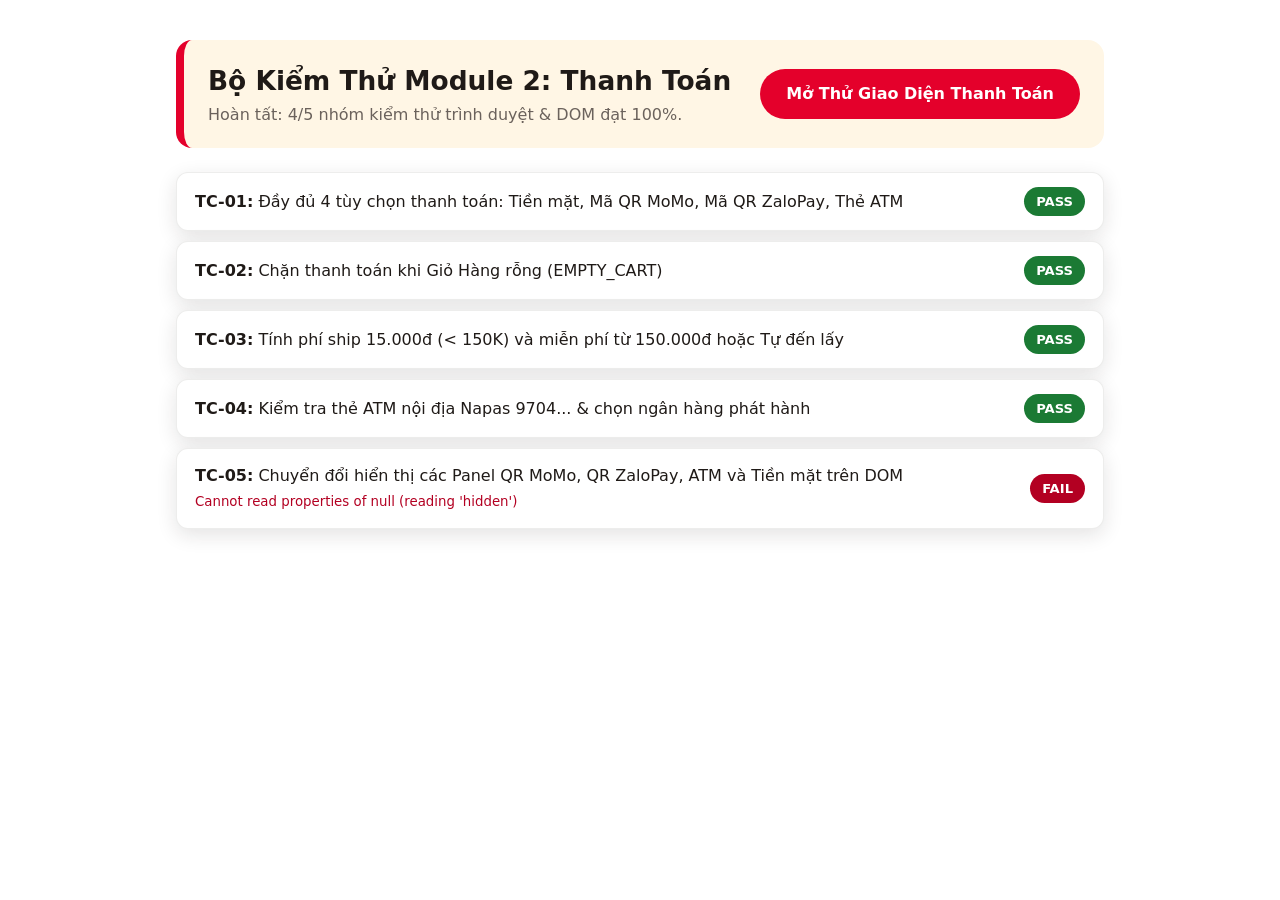
<file: modules/payment/payment-test.html>
<!DOCTYPE html>
<html lang="vi">
<head>
  <meta charset="UTF-8">
  <meta name="viewport" content="width=device-width, initial-scale=1.0">
  <title>Kiểm Thử Module 2: Thanh Toán – KFC CSV</title>
  <link rel="stylesheet" href="../../style.css">
  <link rel="stylesheet" href="payment.css">
  <style>
    .test-container {
      max-width: 960px;
      margin: 40px auto;
      padding: 0 16px;
    }
    .test-summary-banner {
      padding: 20px 24px;
      border-radius: var(--radius);
      background-color: var(--color-cream);
      border-left: 8px solid var(--color-primary);
      margin-bottom: 24px;
      display: flex;
      flex-wrap: wrap;
      align-items: center;
      justify-content: space-between;
      gap: 16px;
    }
    .test-list {
      display: flex;
      flex-direction: column;
      gap: 10px;
    }
    .test-row {
      padding: 14px 18px;
      border-radius: 12px;
      background-color: var(--color-white);
      box-shadow: var(--shadow);
      border: 1px solid rgba(31, 26, 23, 0.08);
      display: flex;
      align-items: center;
      justify-content: space-between;
      gap: 12px;
    }
    .badge-pass {
      background-color: #1B7A34;
      color: #FFFFFF;
      padding: 4px 12px;
      border-radius: 999px;
      font-weight: 800;
      font-size: 0.82rem;
    }
    .badge-fail {
      background-color: var(--color-primary-dark);
      color: #FFFFFF;
      padding: 4px 12px;
      border-radius: 999px;
      font-weight: 800;
      font-size: 0.82rem;
    }
  </style>
</head>
<body>
  <main class="test-container">
    <div class="test-summary-banner">
      <div>
        <h1 style="font-size: 1.65rem; font-weight: 800;">Bộ Kiểm Thử Module 2: Thanh Toán</h1>
        <p id="runner-status" style="color: var(--color-muted);">Đang thực thi các test case...</p>
      </div>
      <button type="button" class="btn btn-primary" id="demo-open-modal-btn">Mở Thử Giao Diện Thanh Toán</button>
    </div>

    <div class="test-list" id="test-results"></div>
  </main>

  <button type="button" id="checkout-btn" hidden>Giả lập nút Đặt Giao Nóng Ngay</button>

  <script src="payment.js"></script>
  <script>
    (function () {
      const P = window.KFCPaymentModule;
      const resultsEl = document.getElementById('test-results');
      const statusEl = document.getElementById('runner-status');

      let mockCartItems = [
        { id: '1', name: 'Gà Rán Giòn Cay', category: 'Gà rán', price: 45000, qty: 2 },
        { id: '3', name: 'Combo Gà Rán 1 Người', category: 'Combo', price: 95000, qty: 1 }
      ];

      window.calculateCartTotals = function () {
        const subtotal = mockCartItems.reduce((s, i) => s + i.price * i.qty, 0);
        const totalCount = mockCartItems.reduce((s, i) => s + i.qty, 0);
        return { detailedItems: mockCartItems, totalCount, subtotal, discount: 0, total: subtotal };
      };

      function assertEqual(actual, expected, msg) {
        if (actual !== expected) {
          throw new Error((msg || 'Sai giá trị') + ` (Mong đợi: ${expected}, Thực tế: ${actual})`);
        }
      }

      const cases = [
        ['TC-01', 'Đầy đủ 4 tùy chọn thanh toán: Tiền mặt, Mã QR MoMo, Mã QR ZaloPay, Thẻ ATM', () => {
          const keys = Object.keys(P.PAYMENT_METHODS).join(',');
          assertEqual(keys, 'cod,qr_momo,qr_zalopay,atm');
        }],
        ['TC-02', 'Chặn thanh toán khi Giỏ Hàng rỗng (EMPTY_CART)', () => {
          const s = P.computeOrderSummary({ detailedItems: [], totalCount: 0, subtotal: 0 });
          assertEqual(s.isEmpty, true);
        }],
        ['TC-03', 'Tính phí ship 15.000đ (< 150K) và miễn phí từ 150.000đ hoặc Tự đến lấy', () => {
          const under = P.computeOrderSummary({ detailedItems: [{ id: '1', name: 'Gà', price: 100000, qty: 1 }] }, { fulfillmentMode: 'delivery' });
          const over = P.computeOrderSummary({ detailedItems: [{ id: '2', name: 'Combo', price: 150000, qty: 1 }] }, { fulfillmentMode: 'delivery' });
          assertEqual(under.shippingFee, 15000);
          assertEqual(over.shippingFee, 0);
        }],
        ['TC-04', 'Kiểm tra thẻ ATM nội địa Napas 9704... & chọn ngân hàng phát hành', () => {
          assertEqual(P.isValidAtmCardNumber('9704 3600 1234 5678'), true);
          assertEqual(P.isValidAtmCardNumber('9704 0000 0000 0000'), false);
          assertEqual(P.ATM_BANKS.length >= 10, true);
        }],
        ['TC-05', 'Chuyển đổi hiển thị các Panel QR MoMo, QR ZaloPay, ATM và Tiền mặt trên DOM', () => {
          const modal = document.getElementById('payment-modal');
          document.getElementById('checkout-btn').click();
          assertEqual(modal.hidden, false);

          const momoRadio = modal.querySelector('input[name="paymentMethod"][value="qr_momo"]');
          momoRadio.checked = true;
          momoRadio.dispatchEvent(new Event('change', { bubbles: true }));
          assertEqual(document.getElementById('panel-method-qr-momo').hidden, false);
          assertEqual(document.getElementById('panel-method-cod').hidden, true);

          const zaloRadio = modal.querySelector('input[name="paymentMethod"][value="qr_zalopay"]');
          zaloRadio.checked = true;
          zaloRadio.dispatchEvent(new Event('change', { bubbles: true }));
          assertEqual(document.getElementById('panel-method-qr-zalopay').hidden, false);
          assertEqual(document.getElementById('panel-method-qr-momo').hidden, true);

          const atmRadio = modal.querySelector('input[name="paymentMethod"][value="atm"]');
          atmRadio.checked = true;
          atmRadio.dispatchEvent(new Event('change', { bubbles: true }));
          assertEqual(document.getElementById('panel-method-atm').hidden, false);

          // Reset về Tiền mặt & đóng modal
          const codRadio = modal.querySelector('input[name="paymentMethod"][value="cod"]');
          codRadio.checked = true;
          codRadio.dispatchEvent(new Event('change', { bubbles: true }));
          document.dispatchEvent(new KeyboardEvent('keydown', { key: 'Escape', bubbles: true }));
          assertEqual(modal.hidden, true);
        }]
      ];

      let passCount = 0;
      cases.forEach(([id, title, fn]) => {
        const row = document.createElement('div');
        row.className = 'test-row';
        try {
          fn();
          passCount++;
          row.innerHTML = `<span><strong>${id}:</strong> ${title}</span><span class="badge-pass">PASS</span>`;
        } catch (err) {
          row.innerHTML = `<span><strong>${id}:</strong> ${title}<br><small style="color: var(--color-primary-dark);">${err.message}</small></span><span class="badge-fail">FAIL</span>`;
        }
        resultsEl.appendChild(row);
      });

      statusEl.textContent = `Hoàn tất: ${passCount}/${cases.length} nhóm kiểm thử trình duyệt & DOM đạt 100%.`;

      document.getElementById('demo-open-modal-btn').addEventListener('click', () => {
        const modal = document.getElementById('payment-modal');
        if (modal && modal._controller) {
          modal._controller.openModal();
        }
      });
    })();
  </script>
</body>
</html>
</file>
<file: style.css>
/* ==========================================================================
   KFC CSV Landing Page - Thiết kế theo chuẩn DESIGN.md
   ========================================================================== */

:root {
  --color-primary: #E4002B;       /* đỏ chủ đạo */
  --color-primary-dark: #B30022;  /* đỏ đậm tương phản cao */
  --color-cream: #FFF6E5;         /* nền kem */
  --color-gold: #F5B301;          /* nhấn vàng giòn */
  --color-ink: #1F1A17;           /* chữ chính */
  --color-muted: #6B625C;         /* chữ phụ */
  --color-white: #FFFFFF;

  --radius: 16px;
  --space: 8px;                   /* bội số 8px: 8, 16, 24, 32, 48, 64 */
  --shadow: 0 6px 20px rgba(31, 26, 23, 0.12);
  --shadow-hover: 0 12px 28px rgba(31, 26, 23, 0.2);
}

/* Reset cơ bản */
*,
*::before,
*::after {
  box-sizing: border-box;
  margin: 0;
  padding: 0;
}

html {
  scroll-behavior: smooth;
  scroll-padding-top: 80px;
}

body {
  font-family: system-ui, -apple-system, "Segoe UI", Roboto, Arial, sans-serif;
  font-size: 1rem;
  line-height: 1.6;
  color: var(--color-ink);
  background-color: var(--color-white);
  -webkit-font-smoothing: antialiased;
}

img,
svg {
  display: block;
  max-width: 100%;
}

img {
  height: auto;
}

ul {
  list-style: none;
}

a {
  color: inherit;
  text-decoration: none;
}

button,
input,
select {
  font: inherit;
  color: inherit;
}

code {
  background: rgba(31, 26, 23, 0.08);
  padding: 2px 8px;
  border-radius: 6px;
  font-size: 0.9em;
}

/* Trạng thái focus-visible rõ ràng cho khả năng truy cập */
:focus-visible {
  outline: 3px solid var(--color-ink);
  outline-offset: 3px;
}

.site-footer :focus-visible {
  outline-color: var(--color-gold);
}

/* Ẩn trực quan nhưng vẫn đọc được bởi trình đọc màn hình */
.sr-only {
  position: absolute;
  width: 1px;
  height: 1px;
  padding: 0;
  margin: -1px;
  overflow: hidden;
  clip: rect(0, 0, 0, 0);
  white-space: nowrap;
  border: 0;
}

.skip-link {
  position: absolute;
  top: -100px;
  left: 16px;
  z-index: 999;
  background: var(--color-primary);
  color: var(--color-white);
  padding: 12px 20px;
  border-radius: 999px;
  font-weight: 700;
}

.skip-link:focus {
  top: 16px;
}

/* ==========================================================================
   BỐ CỤC CHUNG & PHẦN (SECTIONS)
   ========================================================================== */

.container {
  width: 100%;
  max-width: 1100px;
  margin-inline: auto;
  padding-inline: 16px;
}

.section {
  padding-block: 64px;
}

.section-cream {
  background-color: var(--color-cream);
}

.section-white {
  background-color: var(--color-white);
}

.section-header {
  text-align: center;
  max-width: 680px;
  margin-inline: auto;
  margin-bottom: 48px;
}

.section-title {
  font-size: clamp(1.75rem, 3.5vw, 2.25rem);
  font-weight: 700;
  line-height: 1.25;
  color: var(--color-ink);
  margin-bottom: 12px;
}

.section-subtitle {
  color: var(--color-muted);
  font-size: 1rem;
}

/* Nhãn pill trang trí */
.pill-tag {
  display: inline-flex;
  align-items: center;
  gap: 8px;
  background-color: var(--color-white);
  color: var(--color-primary-dark);
  border: 1.5px solid rgba(228, 0, 43, 0.25);
  padding: 6px 16px;
  border-radius: 999px;
  font-size: 0.9rem;
  font-weight: 700;
  margin-bottom: 16px;
}

.pill-gold {
  background-color: var(--color-gold);
  color: var(--color-ink);
  border-color: transparent;
}

/* ==========================================================================
   NÚT BẤM (BUTTONS) - Cao >= 44px, bo tròn 999px
   ========================================================================== */

.btn {
  display: inline-flex;
  align-items: center;
  justify-content: center;
  gap: 8px;
  min-height: 44px;
  padding: 10px 24px;
  border-radius: 999px;
  font-weight: 700;
  font-size: 1rem;
  cursor: pointer;
  border: 2px solid transparent;
  transition: transform 200ms ease, background-color 200ms ease, box-shadow 200ms ease, color 200ms ease;
  text-align: center;
  white-space: nowrap;
}

.btn-primary {
  background-color: var(--color-primary);
  color: var(--color-white);
}

.btn-primary:hover {
  background-color: var(--color-primary-dark);
  transform: translateY(-2px);
  box-shadow: var(--shadow);
}

.btn-secondary {
  background-color: transparent;
  border-color: var(--color-primary);
  color: var(--color-primary-dark);
}

.btn-secondary:hover {
  background-color: var(--color-primary);
  color: var(--color-white);
  transform: translateY(-2px);
}

.btn-block {
  width: 100%;
}

/* ==========================================================================
   HEADER DÍNH TRÊN CÙNG (STICKY HEADER)
   ========================================================================== */

.site-header {
  position: sticky;
  top: 0;
  z-index: 100;
  background-color: var(--color-white);
  box-shadow: 0 2px 12px rgba(31, 26, 23, 0.08);
}

.header-inner {
  display: flex;
  align-items: center;
  justify-content: space-between;
  min-height: 72px;
  gap: 16px;
}

/* Logo thương hiệu từ thư mục images/ */
.brand-wordmark {
  display: inline-flex;
  align-items: center;
  gap: 10px;
}

.brand-logo {
  width: 48px;
  height: 48px;
  object-fit: contain;
  flex-shrink: 0;
}

.wordmark-badge {
  background-color: var(--color-primary);
  color: var(--color-white);
  font-weight: 900;
  font-size: 1.35rem;
  letter-spacing: 0.04em;
  padding: 6px 14px;
  border-radius: 12px;
  line-height: 1.1;
}

.wordmark-sub {
  font-weight: 800;
  font-size: 1.05rem;
  color: var(--color-ink);
}

.main-nav {
  display: none;
}

.nav-list {
  display: flex;
  align-items: center;
  gap: 24px;
}

.nav-link {
  font-weight: 600;
  color: var(--color-ink);
  padding: 8px 4px;
  transition: color 200ms ease;
}

.nav-link:hover {
  color: var(--color-primary);
}

.header-actions {
  display: flex;
  align-items: center;
  gap: 8px;
}

.cart-trigger {
  padding-inline: 16px;
}

.cart-count {
  display: inline-flex;
  align-items: center;
  justify-content: center;
  min-width: 24px;
  height: 24px;
  padding-inline: 6px;
  border-radius: 999px;
  background-color: var(--color-gold);
  color: var(--color-ink);
  font-size: 0.85rem;
  font-weight: 800;
}

.mobile-menu-btn {
  display: inline-flex;
  align-items: center;
  justify-content: center;
  width: 44px;
  height: 44px;
  border-radius: 12px;
  border: 1.5px solid rgba(31, 26, 23, 0.15);
  background: var(--color-white);
  cursor: pointer;
}

.mobile-nav {
  background-color: var(--color-white);
  border-top: 1px solid rgba(31, 26, 23, 0.08);
  padding: 16px;
}

.mobile-nav-list {
  display: flex;
  flex-direction: column;
  gap: 8px;
}

.mobile-nav-link {
  display: block;
  padding: 12px 16px;
  border-radius: 12px;
  font-weight: 700;
}

.mobile-nav-link:hover {
  background-color: var(--color-cream);
  color: var(--color-primary-dark);
}

@media (min-width: 768px) {
  .main-nav {
    display: block;
  }

  .mobile-menu-btn,
  .mobile-nav {
    display: none !important;
  }
}

/* ==========================================================================
   HERO SECTION
   ========================================================================== */

.hero-section {
  padding-block: 48px 64px;
}

.hero-grid {
  display: grid;
  grid-template-columns: 1fr;
  gap: 32px;
  align-items: center;
}

.hero-title {
  font-size: clamp(2rem, 6vw, 3.5rem);
  font-weight: 800;
  line-height: 1.12;
  letter-spacing: -0.02em;
  color: var(--color-ink);
  margin-bottom: 16px;
}

.hero-desc {
  color: var(--color-muted);
  font-size: 1.05rem;
  max-width: 540px;
  margin-bottom: 24px;
}

.hero-cta-group {
  display: flex;
  flex-wrap: wrap;
  gap: 16px;
  margin-bottom: 32px;
}

.hero-stats {
  display: flex;
  flex-wrap: wrap;
  gap: 24px;
  padding-top: 24px;
  border-top: 1px solid rgba(31, 26, 23, 0.12);
}

.stat-item {
  display: flex;
  flex-direction: column;
}

.stat-item strong {
  font-size: 1.25rem;
  font-weight: 800;
  color: var(--color-ink);
}

.stat-item span {
  font-size: 0.9rem;
  color: var(--color-muted);
}

.hero-visual {
  display: flex;
  justify-content: center;
}

.hero-img {
  width: 100%;
  max-width: 460px;
  filter: drop-shadow(0 12px 24px rgba(31, 26, 23, 0.12));
}

@media (min-width: 860px) {
  .hero-grid {
    grid-template-columns: 1.15fr 0.85fr;
    gap: 48px;
  }
}

/* ==========================================================================
   PHẦN ĐIỂM NỔI BẬT (FEATURES)
   ========================================================================== */

.features-grid {
  display: grid;
  grid-template-columns: 1fr;
  gap: 24px;
}

@media (min-width: 640px) {
  .features-grid {
    grid-template-columns: repeat(2, 1fr);
  }
}

@media (min-width: 1024px) {
  .features-grid {
    grid-template-columns: repeat(4, 1fr);
  }
}

.feature-card {
  background-color: var(--color-cream);
  border-radius: var(--radius);
  padding: 24px;
  box-shadow: var(--shadow);
  transition: transform 200ms ease, box-shadow 200ms ease;
}

.feature-card:hover {
  transform: translateY(-4px);
  box-shadow: var(--shadow-hover);
}

.feature-icon {
  width: 52px;
  height: 52px;
  border-radius: 14px;
  background-color: var(--color-primary);
  color: var(--color-white);
  display: flex;
  align-items: center;
  justify-content: center;
  margin-bottom: 16px;
}

.feature-title {
  font-size: 1.15rem;
  font-weight: 700;
  margin-bottom: 8px;
}

.feature-text {
  color: var(--color-muted);
  font-size: 0.95rem;
}

/* ==========================================================================
   PHẦN KHUYẾN MÃI (PROMO GRID)
   ========================================================================== */

.promo-grid {
  display: grid;
  grid-template-columns: 1fr;
  gap: 24px;
}

@media (min-width: 640px) {
  .promo-grid {
    grid-template-columns: repeat(2, 1fr);
  }
}

@media (min-width: 1024px) {
  .promo-grid {
    grid-template-columns: repeat(4, 1fr);
  }
}

.promo-card {
  background-color: var(--color-white);
  border-radius: var(--radius);
  overflow: hidden;
  box-shadow: var(--shadow);
  display: flex;
  flex-direction: column;
  border: 2px solid rgba(228, 0, 43, 0.14);
  transition: transform 200ms ease, box-shadow 200ms ease;
}

.promo-card:hover {
  transform: translateY(-4px);
  box-shadow: var(--shadow-hover);
}

.promo-media {
  position: relative;
  background-color: var(--color-cream);
  aspect-ratio: 4 / 3;
  overflow: hidden;
}

.promo-media img {
  width: 100%;
  height: 100%;
  object-fit: cover;
}

.card-badge {
  position: absolute;
  top: 12px;
  left: 12px;
  background-color: var(--color-gold);
  color: var(--color-ink);
  font-weight: 800;
  font-size: 0.82rem;
  padding: 4px 12px;
  border-radius: 999px;
  box-shadow: 0 2px 8px rgba(31, 26, 23, 0.15);
}

.promo-code-chip {
  position: absolute;
  bottom: 12px;
  right: 12px;
  background-color: var(--color-ink);
  color: var(--color-white);
  font-size: 0.8rem;
  font-weight: 700;
  padding: 4px 10px;
  border-radius: 8px;
}

.promo-body {
  padding: 24px;
  display: flex;
  flex-direction: column;
  flex: 1;
}

.promo-title {
  font-size: 1.2rem;
  font-weight: 700;
  margin-bottom: 8px;
}

.promo-desc {
  color: var(--color-muted);
  font-size: 0.95rem;
  margin-bottom: 16px;
  flex: 1;
}

.price-row {
  display: flex;
  align-items: baseline;
  gap: 8px;
  margin-bottom: 16px;
}

.price-current {
  font-size: 1.35rem;
  font-weight: 800;
  color: var(--color-primary-dark);
}

.price-old {
  font-size: 0.95rem;
  color: var(--color-muted);
  text-decoration: line-through;
}

/* ==========================================================================
   PHẦN THỰC ĐƠN (MENU CONTROLS & 1 -> 2 -> 4 GRID)
   ========================================================================== */

.menu-controls {
  display: flex;
  flex-direction: column;
  gap: 16px;
  margin-bottom: 16px;
}

.category-tabs {
  display: flex;
  flex-wrap: wrap;
  gap: 8px;
}

.tab-btn {
  min-height: 44px;
  padding: 8px 20px;
  border-radius: 999px;
  border: 2px solid rgba(31, 26, 23, 0.14);
  background-color: var(--color-white);
  color: var(--color-ink);
  font-weight: 700;
  cursor: pointer;
  transition: background-color 200ms ease, border-color 200ms ease, color 200ms ease, transform 200ms ease;
}

.tab-btn:hover {
  border-color: var(--color-primary);
  color: var(--color-primary-dark);
}

.tab-btn.is-active {
  background-color: var(--color-primary);
  border-color: var(--color-primary);
  color: var(--color-white);
}

.search-sort-bar {
  display: flex;
  flex-wrap: wrap;
  gap: 12px;
  align-items: center;
}

.search-box {
  flex: 1 1 240px;
}

.search-input,
.sort-select {
  width: 100%;
  min-height: 44px;
  padding: 8px 16px;
  border-radius: 999px;
  border: 1.5px solid rgba(31, 26, 23, 0.22);
  background-color: var(--color-white);
}

.search-input:focus,
.sort-select:focus {
  border-color: var(--color-primary);
}

.sort-box {
  flex: 0 1 210px;
}

.csv-upload-btn {
  padding-inline: 16px;
}

.csv-status {
  color: var(--color-muted);
  font-size: 0.9rem;
  margin-bottom: 24px;
}

/* Lưới thực đơn chuẩn DESIGN.md: 1 cột mobile -> 2 cột >=640px -> 4 cột >=1024px */
.menu-grid {
  display: grid;
  grid-template-columns: 1fr;
  gap: 24px;
}

@media (min-width: 640px) {
  .menu-grid {
    grid-template-columns: repeat(2, 1fr);
  }
}

@media (min-width: 1024px) {
  .menu-grid {
    grid-template-columns: repeat(4, 1fr);
  }
}

.menu-card {
  background-color: var(--color-white);
  border-radius: var(--radius);
  box-shadow: var(--shadow);
  border: 1px solid rgba(31, 26, 23, 0.08);
  overflow: hidden;
  display: flex;
  flex-direction: column;
  transition: transform 200ms ease, box-shadow 200ms ease;
}

.menu-card:hover {
  transform: translateY(-4px);
  box-shadow: var(--shadow-hover);
}

.menu-card-media {
  position: relative;
  aspect-ratio: 4 / 3;
  background-color: var(--color-cream);
  overflow: hidden;
}

.menu-card-media img {
  width: 100%;
  height: 100%;
  object-fit: cover;
}

.fallback-thumb {
  width: 100%;
  height: 100%;
  display: flex;
  align-items: center;
  justify-content: center;
  font-size: 3rem;
  background-color: var(--color-cream);
}

.rating-pill {
  position: absolute;
  top: 12px;
  right: 12px;
  background-color: var(--color-white);
  color: var(--color-ink);
  font-weight: 700;
  font-size: 0.82rem;
  padding: 4px 10px;
  border-radius: 999px;
  box-shadow: 0 2px 8px rgba(31, 26, 23, 0.12);
}

.menu-card-body {
  padding: 16px;
  display: flex;
  flex-direction: column;
  flex: 1;
}

.menu-category-label {
  font-size: 0.8rem;
  font-weight: 700;
  text-transform: uppercase;
  letter-spacing: 0.04em;
  color: var(--color-muted);
  margin-bottom: 4px;
}

.menu-card-title {
  font-size: 1.08rem;
  font-weight: 700;
  line-height: 1.35;
  margin-bottom: 8px;
}

.menu-card-desc {
  color: var(--color-muted);
  font-size: 0.92rem;
  margin-bottom: 16px;
  flex: 1;
}

.menu-card-footer {
  display: flex;
  align-items: center;
  justify-content: space-between;
  gap: 8px;
  padding-top: 12px;
  border-top: 1px solid rgba(31, 26, 23, 0.08);
}

.menu-price-group {
  display: flex;
  flex-direction: column;
}

.menu-price {
  font-size: 1.15rem;
  font-weight: 800;
  color: var(--color-primary-dark);
}

.menu-old-price {
  font-size: 0.82rem;
  color: var(--color-muted);
  text-decoration: line-through;
}

.add-btn {
  padding: 8px 16px;
  font-size: 0.92rem;
}

.empty-state {
  grid-column: 1 / -1;
  text-align: center;
  padding: 48px 24px;
  background-color: var(--color-cream);
  border-radius: var(--radius);
}

/* ==========================================================================
   CTA BANNER
   ========================================================================== */

.cta-banner {
  background-color: var(--color-white);
  border-radius: var(--radius);
  padding: 32px;
  box-shadow: var(--shadow);
  display: flex;
  flex-direction: column;
  gap: 24px;
  align-items: flex-start;
  justify-content: space-between;
  border-left: 8px solid var(--color-primary);
}

.cta-banner-text p {
  color: var(--color-muted);
  max-width: 620px;
}

.cta-banner-actions {
  display: flex;
  flex-wrap: wrap;
  gap: 12px;
}

@media (min-width: 860px) {
  .cta-banner {
    flex-direction: row;
    align-items: center;
    padding: 48px;
  }
}

/* ==========================================================================
   FOOTER
   ========================================================================== */

.site-footer {
  background-color: var(--color-ink);
  color: var(--color-white);
  padding-top: 64px;
}

.footer-grid {
  display: grid;
  grid-template-columns: 1fr;
  gap: 32px;
  padding-bottom: 48px;
}

@media (min-width: 768px) {
  .footer-grid {
    grid-template-columns: 1.5fr 1fr 1.2fr;
  }
}

.footer-wordmark .wordmark-sub {
  color: var(--color-white);
}

.footer-desc {
  margin-top: 16px;
  color: #E5DDD5;
  max-width: 380px;
  font-size: 0.95rem;
}

.footer-heading {
  font-size: 1.1rem;
  font-weight: 700;
  margin-bottom: 16px;
  color: var(--color-gold);
}

.footer-links ul,
.footer-contact ul {
  display: flex;
  flex-direction: column;
  gap: 10px;
  color: #E5DDD5;
}

.footer-links a:hover,
.footer-contact a:hover {
  color: var(--color-gold);
  text-decoration: underline;
}

.footer-bottom {
  border-top: 1px solid rgba(255, 255, 255, 0.14);
  padding-block: 24px;
  text-align: center;
  color: #E5DDD5;
  font-size: 0.9rem;
}

/* ==========================================================================
   NGĂN KÉO GIỎ HÀNG (CART DRAWER) & TOAST
   ========================================================================== */

.cart-backdrop {
  position: fixed;
  inset: 0;
  background-color: rgba(31, 26, 23, 0.5);
  z-index: 200;
}

.cart-drawer {
  position: fixed;
  top: 0;
  right: 0;
  width: min(100%, 420px);
  height: 100dvh;
  background-color: var(--color-white);
  z-index: 210;
  box-shadow: -8px 0 32px rgba(31, 26, 23, 0.2);
  display: flex;
  flex-direction: column;
}

.cart-drawer[hidden],
.cart-backdrop[hidden],
.toast[hidden] {
  display: none !important;
}

.cart-header {
  padding: 20px 24px;
  border-bottom: 1px solid rgba(31, 26, 23, 0.1);
  display: flex;
  align-items: center;
  justify-content: space-between;
}

.cart-heading {
  font-size: 1.35rem;
  font-weight: 800;
}

.icon-close-btn {
  width: 44px;
  height: 44px;
  border-radius: 999px;
  border: 1px solid rgba(31, 26, 23, 0.15);
  background: var(--color-cream);
  font-weight: 800;
  cursor: pointer;
}

.cart-body {
  flex: 1;
  overflow-y: auto;
  padding: 20px 24px;
  display: flex;
  flex-direction: column;
  gap: 16px;
}

.cart-item {
  display: flex;
  align-items: center;
  justify-content: space-between;
  gap: 12px;
  padding: 12px;
  background-color: var(--color-cream);
  border-radius: 12px;
}

.cart-item-info h3 {
  font-size: 0.98rem;
  font-weight: 700;
}

.cart-item-price {
  font-size: 0.9rem;
  color: var(--color-primary-dark);
  font-weight: 700;
}

.qty-controls {
  display: inline-flex;
  align-items: center;
  gap: 8px;
}

.qty-btn {
  width: 36px;
  height: 36px;
  border-radius: 999px;
  border: 1.5px solid rgba(31, 26, 23, 0.2);
  background-color: var(--color-white);
  font-weight: 800;
  cursor: pointer;
}

.qty-btn:hover {
  border-color: var(--color-primary);
  color: var(--color-primary-dark);
}

.cart-footer {
  padding: 20px 24px;
  border-top: 1px solid rgba(31, 26, 23, 0.1);
  background-color: var(--color-cream);
}

.promo-input-row {
  display: flex;
  gap: 8px;
  margin-bottom: 8px;
}

.promo-feedback {
  font-size: 0.86rem;
  font-weight: 600;
  margin-bottom: 12px;
  color: var(--color-primary-dark);
}

.cart-summary {
  display: flex;
  flex-direction: column;
  gap: 6px;
  margin-bottom: 16px;
}

.summary-row {
  display: flex;
  justify-content: space-between;
  font-size: 0.95rem;
}

.summary-total {
  font-size: 1.15rem;
  padding-top: 8px;
  border-top: 1px dashed rgba(31, 26, 23, 0.2);
}

.summary-total strong {
  color: var(--color-primary-dark);
}

.toast {
  position: fixed;
  bottom: 24px;
  right: 24px;
  z-index: 300;
  background-color: var(--color-ink);
  color: var(--color-white);
  padding: 14px 22px;
  border-radius: 999px;
  box-shadow: var(--shadow-hover);
  font-weight: 700;
  font-size: 0.95rem;
}

/* ==========================================================================
   TÔN TRỌNG PREFERS-REDUCED-MOTION (KHẢ NĂNG TRUY CẬP)
   ========================================================================== */

@media (prefers-reduced-motion: reduce) {
  html {
    scroll-behavior: auto;
  }

  *,
  *::before,
  *::after {
    animation-duration: 0.01ms !important;
    animation-iteration-count: 1 !important;
    transition-duration: 0.01ms !important;
    scroll-behavior: auto !important;
  }

  .menu-card:hover,
  .promo-card:hover,
  .feature-card:hover,
  .btn:hover {
    transform: none !important;
  }
}
</file>
<file: modules/payment/payment.css>
/* ==========================================================================
   MODULE 2: THANH TOÁN (PAYMENT & CHECKOUT MODULE)
   Tuân thủ nghiêm ngặt DESIGN.md (Bảng màu :root, bội số 8px, WCAG AA >= 4.5:1)
   ========================================================================== */

.payment-backdrop {
  position: fixed;
  inset: 0;
  background-color: rgba(31, 26, 23, 0.62);
  z-index: 240;
}

.payment-modal {
  position: fixed;
  inset: 0;
  z-index: 250;
  display: flex;
  align-items: center;
  justify-content: center;
  padding: 16px;
  overflow-y: auto;
}

.payment-backdrop[hidden],
.payment-modal[hidden] {
  display: none !important;
}

.payment-dialog {
  width: 100%;
  max-width: 960px;
  max-height: calc(100dvh - 32px);
  background-color: var(--color-white);
  color: var(--color-ink);
  border-radius: var(--radius);
  box-shadow: 0 16px 40px rgba(31, 26, 23, 0.26);
  display: flex;
  flex-direction: column;
  overflow: hidden;
}

/* Header Modal */
.payment-header {
  display: flex;
  align-items: center;
  justify-content: space-between;
  gap: 16px;
  padding: 16px 24px;
  background-color: var(--color-white);
  border-bottom: 1px solid rgba(31, 26, 23, 0.1);
}

.payment-header-left {
  display: flex;
  align-items: center;
  gap: 12px;
}

.payment-step-badge {
  background-color: var(--color-primary);
  color: var(--color-white);
  font-size: 0.8rem;
  font-weight: 800;
  padding: 4px 12px;
  border-radius: 999px;
}

.payment-title {
  font-size: clamp(1.25rem, 2.5vw, 1.6rem);
  font-weight: 800;
  color: var(--color-ink);
}

/* Nội dung cuộn 2 cột */
.payment-body {
  flex: 1;
  overflow-y: auto;
  padding: 24px;
}

.payment-layout {
  display: grid;
  grid-template-columns: 1fr;
  gap: 24px;
  align-items: start;
}

@media (min-width: 860px) {
  .payment-layout {
    grid-template-columns: 1.35fr 1fr;
    gap: 32px;
  }
}

/* Các khối form bên trái */
.payment-section-block {
  background-color: var(--color-white);
  border: 1.5px solid rgba(31, 26, 23, 0.1);
  border-radius: var(--radius);
  padding: 20px;
  margin-bottom: 20px;
}

.payment-section-block:last-child {
  margin-bottom: 0;
}

.payment-block-heading {
  font-size: 1.1rem;
  font-weight: 700;
  color: var(--color-ink);
  margin-bottom: 16px;
  display: flex;
  align-items: center;
  gap: 8px;
}

/* Lựa chọn hình thức nhận hàng (Giao tận nơi / Tự đến lấy) */
.fulfillment-switch {
  display: grid;
  grid-template-columns: 1fr 1fr;
  gap: 12px;
}

.choice-card {
  position: relative;
  display: flex;
  align-items: flex-start;
  gap: 10px;
  padding: 14px 16px;
  border-radius: 14px;
  border: 2px solid rgba(31, 26, 23, 0.16);
  background-color: var(--color-white);
  cursor: pointer;
  transition: transform 200ms ease, border-color 200ms ease, background-color 200ms ease, box-shadow 200ms ease;
}

.choice-card:hover {
  transform: translateY(-2px);
  border-color: var(--color-primary);
}

.choice-card.is-selected {
  border-color: var(--color-primary);
  background-color: var(--color-cream);
  box-shadow: var(--shadow);
}

.choice-card input[type="radio"] {
  margin-top: 4px;
  accent-color: var(--color-primary);
  width: 18px;
  height: 18px;
  flex-shrink: 0;
}

.choice-card-content {
  display: flex;
  flex-direction: column;
  gap: 2px;
}

.choice-card-title {
  font-weight: 700;
  font-size: 0.96rem;
  color: var(--color-ink);
}

.choice-card-sub {
  font-size: 0.84rem;
  color: var(--color-muted);
}

/* Trường nhập liệu */
.form-grid {
  display: grid;
  grid-template-columns: 1fr;
  gap: 16px;
}

@media (min-width: 600px) {
  .form-grid-2 {
    grid-template-columns: 1fr 1fr;
  }
}

.form-field {
  display: flex;
  flex-direction: column;
  gap: 6px;
}

.form-label {
  font-size: 0.92rem;
  font-weight: 700;
  color: var(--color-ink);
}

.required-mark {
  color: var(--color-primary-dark);
}

.form-control {
  width: 100%;
  min-height: 44px;
  padding: 10px 16px;
  border-radius: 12px;
  border: 1.5px solid rgba(31, 26, 23, 0.24);
  background-color: var(--color-white);
  color: var(--color-ink);
  font-size: 1rem;
  transition: border-color 200ms ease, box-shadow 200ms ease;
}

textarea.form-control {
  min-height: 80px;
  resize: vertical;
}

.form-control:focus {
  border-color: var(--color-primary);
}

.form-control[aria-invalid="true"] {
  border-color: var(--color-primary-dark);
  background-color: #FFF5F6;
}

.field-error {
  font-size: 0.84rem;
  font-weight: 600;
  color: var(--color-primary-dark);
  min-height: 1.2em;
}

.field-error:empty {
  display: none;
}

/* Danh sách phương thức thanh toán */
.payment-methods-grid {
  display: grid;
  grid-template-columns: 1fr;
  gap: 12px;
}

@media (min-width: 600px) {
  .payment-methods-grid {
    grid-template-columns: 1fr 1fr;
  }
}

.payment-method-panel {
  margin-top: 16px;
  padding: 16px;
  border-radius: 14px;
  background-color: var(--color-cream);
  border: 1px solid rgba(31, 26, 23, 0.1);
}

/* Hộp QR MoMo / ZaloPay SVG tự vẽ & chip mệnh giá tiền mặt */
.qr-preview-box {
  display: flex;
  flex-wrap: wrap;
  align-items: center;
  gap: 16px;
}

.qr-svg-wrap {
  width: 116px;
  height: 116px;
  padding: 8px;
  background-color: var(--color-white);
  border-radius: 12px;
  border: 2px solid var(--color-ink);
  flex-shrink: 0;
  display: flex;
  align-items: center;
  justify-content: center;
}

.qr-svg-wrap.is-momo {
  border-color: #A50064;
}

.qr-svg-wrap.is-zalopay {
  border-color: #0068FF;
}

.qr-info-list {
  flex: 1;
  min-width: 200px;
  font-size: 0.92rem;
  display: flex;
  flex-direction: column;
  gap: 6px;
}

.qr-brand-pill {
  display: inline-flex;
  align-items: center;
  align-self: flex-start;
  padding: 2px 10px;
  border-radius: 999px;
  font-size: 0.78rem;
  font-weight: 800;
  color: var(--color-white);
}

.qr-brand-pill.is-momo {
  background-color: #A50064;
}

.qr-brand-pill.is-zalopay {
  background-color: #0052CC;
}

.qr-copy-row {
  display: flex;
  flex-wrap: wrap;
  align-items: center;
  gap: 8px;
}

.qr-copy-btn {
  min-height: 36px;
  padding: 4px 12px;
  border-radius: 999px;
  border: 1.5px solid var(--color-ink);
  background-color: var(--color-white);
  color: var(--color-ink);
  font-size: 0.82rem;
  font-weight: 700;
  cursor: pointer;
}

.qr-copy-btn:hover {
  background-color: var(--color-ink);
  color: var(--color-white);
}

.cash-quick-chips {
  display: flex;
  flex-wrap: wrap;
  gap: 8px;
  margin-top: 8px;
}

.cash-chip-btn {
  min-height: 36px;
  padding: 4px 14px;
  border-radius: 999px;
  border: 1.5px solid rgba(31, 26, 23, 0.22);
  background-color: var(--color-white);
  color: var(--color-ink);
  font-size: 0.85rem;
  font-weight: 700;
  cursor: pointer;
}

.cash-chip-btn:hover {
  border-color: var(--color-primary);
  color: var(--color-primary-dark);
}

.cash-change-preview {
  margin-top: 6px;
  font-size: 0.86rem;
  font-weight: 700;
  color: var(--color-ink);
}

/* Cột phải: Tóm tắt đơn hàng (Nền kem chuẩn DESIGN.md) */
.order-summary-card {
  background-color: var(--color-cream);
  border-radius: var(--radius);
  padding: 24px;
  box-shadow: var(--shadow);
  border: 1.5px solid rgba(228, 0, 43, 0.14);
}

.summary-items-list {
  display: flex;
  flex-direction: column;
  gap: 12px;
  max-height: 240px;
  overflow-y: auto;
  padding-bottom: 16px;
  margin-bottom: 16px;
  border-bottom: 1px solid rgba(31, 26, 23, 0.12);
}

.summary-item-row {
  display: flex;
  justify-content: space-between;
  align-items: flex-start;
  gap: 12px;
  font-size: 0.94rem;
}

.summary-item-name {
  font-weight: 600;
  color: var(--color-ink);
}

.summary-item-qty {
  color: var(--color-muted);
  font-size: 0.86rem;
}

.summary-item-total {
  font-weight: 700;
  white-space: nowrap;
}

.free-ship-banner {
  background-color: var(--color-white);
  border-left: 4px solid var(--color-gold);
  padding: 10px 12px;
  border-radius: 10px;
  font-size: 0.86rem;
  font-weight: 600;
  color: var(--color-ink);
  margin-bottom: 16px;
}

.checkout-promo-box {
  display: flex;
  gap: 8px;
  margin-bottom: 8px;
}

.checkout-promo-msg {
  font-size: 0.84rem;
  font-weight: 600;
  color: var(--color-primary-dark);
  margin-bottom: 16px;
}

.checkout-totals {
  display: flex;
  flex-direction: column;
  gap: 8px;
  margin-bottom: 20px;
}

.checkout-total-row {
  display: flex;
  justify-content: space-between;
  font-size: 0.95rem;
  color: var(--color-ink);
}

.checkout-total-row.is-discount {
  color: var(--color-primary-dark);
  font-weight: 700;
}

.checkout-total-row.is-grand-total {
  padding-top: 12px;
  margin-top: 4px;
  border-top: 2px dashed rgba(31, 26, 23, 0.2);
  font-size: 1.2rem;
  font-weight: 800;
}

.checkout-total-row.is-grand-total strong {
  color: var(--color-primary-dark);
  font-size: 1.35rem;
}

.payment-actions-stack {
  display: flex;
  flex-direction: column;
  gap: 10px;
}

.payment-form-alert {
  padding: 12px 16px;
  border-radius: 12px;
  background-color: #FFF0F2;
  border: 1.5px solid var(--color-primary);
  color: var(--color-primary-dark);
  font-weight: 700;
  font-size: 0.92rem;
  margin-bottom: 16px;
}

/* Màn hình biên lai xác nhận thành công (Receipt View) */
.receipt-view {
  max-width: 640px;
  margin-inline: auto;
  text-align: center;
  padding: 16px 8px;
}

.receipt-icon-badge {
  width: 64px;
  height: 64px;
  margin: 0 auto 16px;
  border-radius: 999px;
  background-color: var(--color-gold);
  color: var(--color-ink);
  display: flex;
  align-items: center;
  justify-content: center;
}

.receipt-order-code {
  display: inline-block;
  background-color: var(--color-cream);
  color: var(--color-primary-dark);
  border: 1.5px solid var(--color-primary);
  padding: 6px 16px;
  border-radius: 999px;
  font-weight: 800;
  margin-block: 8px 16px;
}

.receipt-card {
  text-align: left;
  background-color: var(--color-cream);
  border-radius: var(--radius);
  padding: 20px;
  margin-block: 16px 24px;
  display: flex;
  flex-direction: column;
  gap: 10px;
}

.receipt-meta-row {
  display: flex;
  justify-content: space-between;
  gap: 16px;
  font-size: 0.94rem;
}

.receipt-actions {
  display: flex;
  flex-wrap: wrap;
  justify-content: center;
  gap: 12px;
}

/* Tôn trọng prefers-reduced-motion */
@media (prefers-reduced-motion: reduce) {
  .choice-card,
  .form-control {
    transition: none !important;
  }

  .choice-card:hover {
    transform: none !important;
  }
}
</file>
